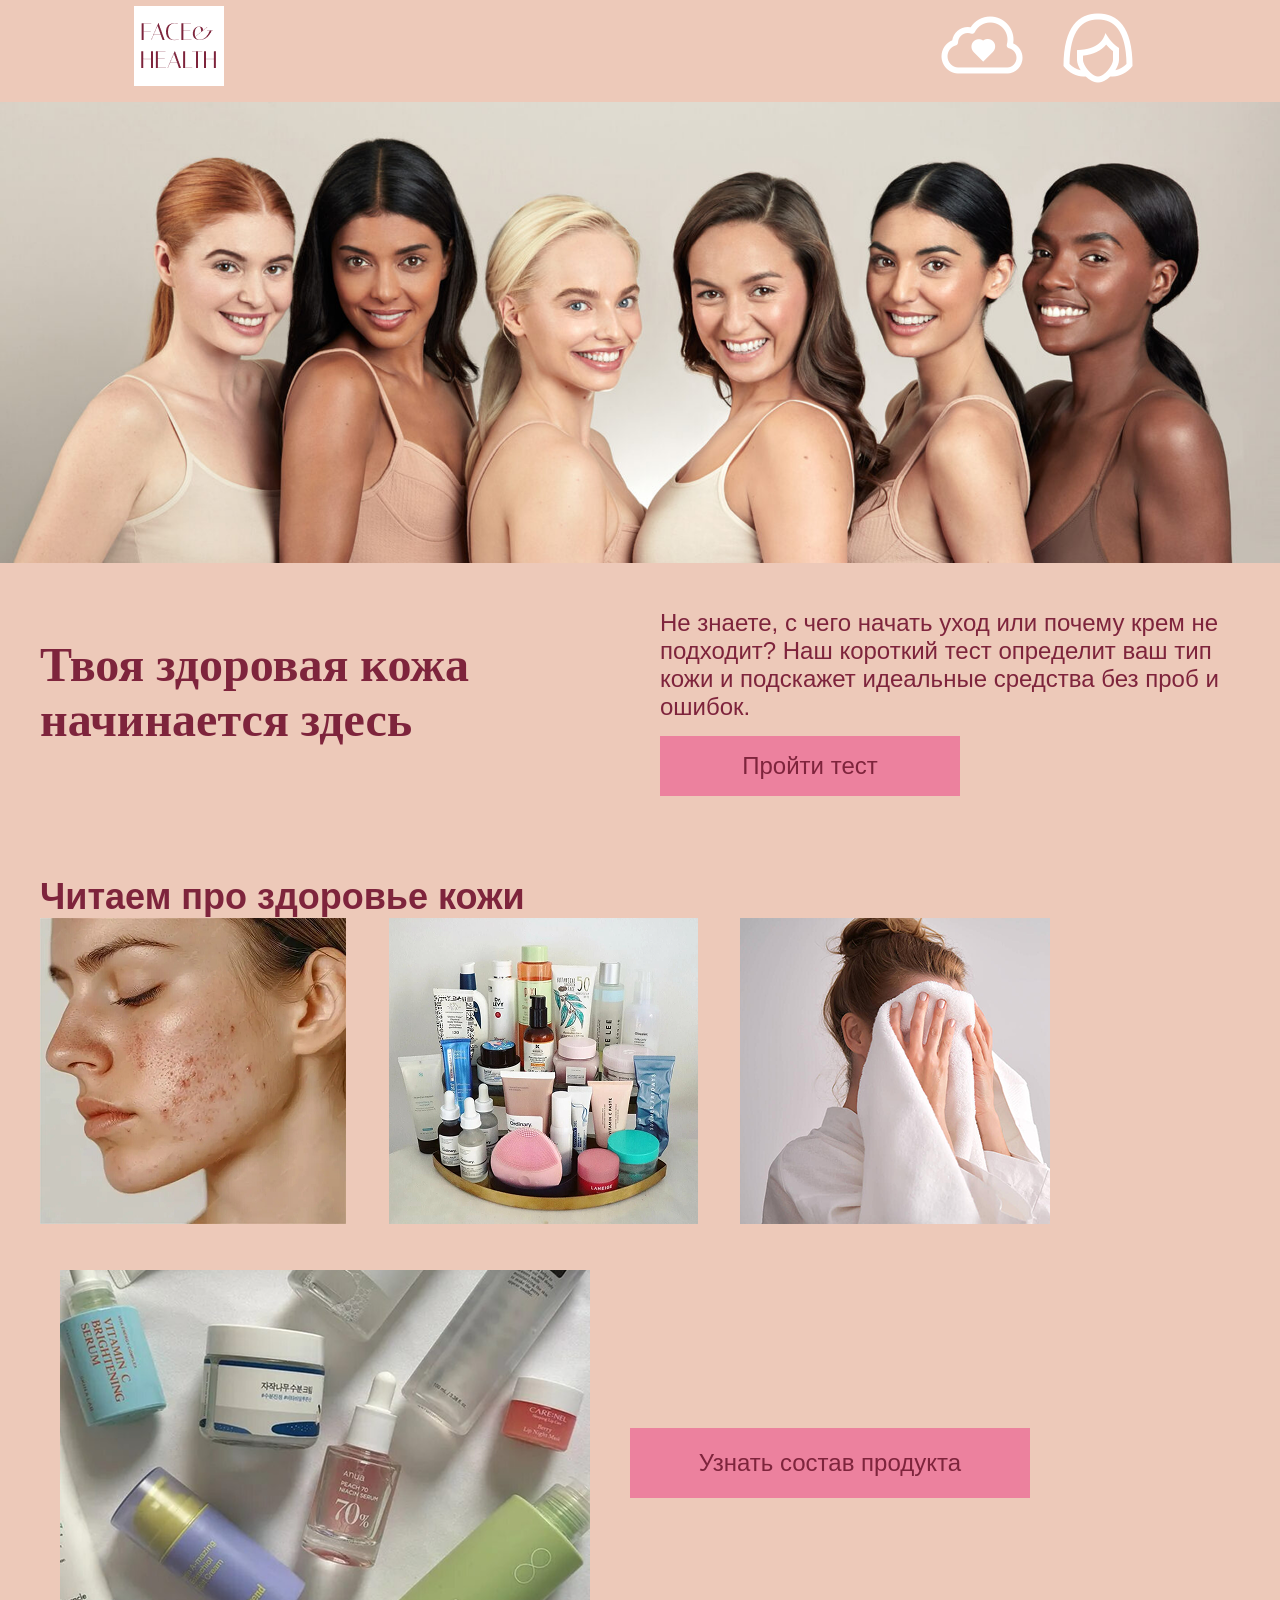
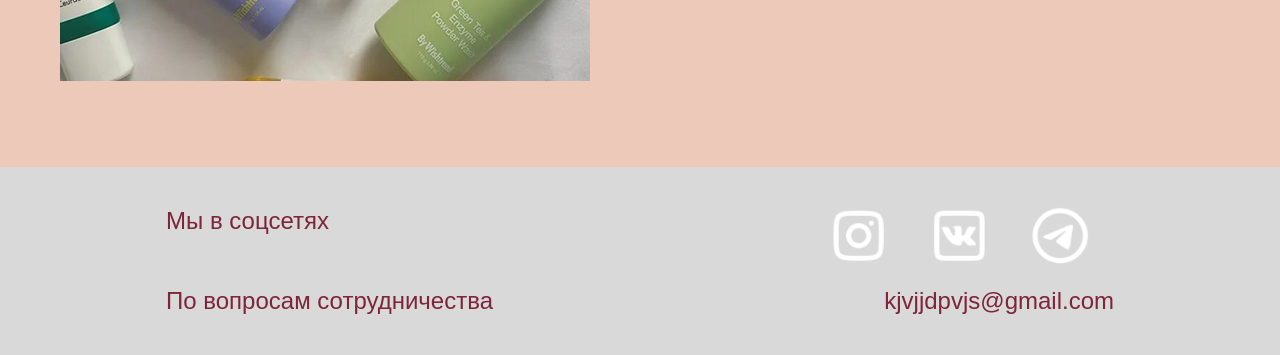
<file: index.html>
<!DOCTYPE html>
<html lang="en">
<head>
    <meta charset="UTF-8">
    <meta name="viewport" content="width=device-width, initial-scale=1.0">
    <link rel="preconnect" href="https://fonts.googleapis.com">
    <link rel="preconnect" href="https://fonts.gstatic.com" crossorigin>
    <link href="https://fonts.googleapis.com/css2?family=Onest:wght@100..900&display=swap" rel="stylesheet">

    <link rel="stylesheet" type="text/css" href="style.css">
    <title>Document</title>
    <style> /* edc9b9 */
        body {
            color: #7e243c;
            background: #edc9b9 
        }
    </style>
</head>
<body>
    <div class="container">
        <header>
            <div class="logo"> <img src="img/logo.png"></div>
            <nav class="navigation" > 
                <ol>
                    <li><a href="#"><img src="img/logo2.png"></a>
                    </li>
                    
                    <li><a href="#"><img src="img/logo3.png"></a>
                    </li>
                </ol>
            </nav>
        </header>
    </div>
    <img src="img/1.png" alt="Главное фото" width=100%>
    <div class="container1">
        <div class="l-column">
            <h1>Твоя здоровая кожа начинается здесь</h1> 
        </div>
        <div class="r-column">
            <p>Не знаете, с чего начать уход или почему крем не подходит? Наш короткий тест определит ваш тип кожи и подскажет идеальные средства без проб и ошибок.</p>
            <button class="btn">Пройти тест</button>
        </div>
    </div>
    <div class="container2">
        <section>
            <h2>Читаем про здоровье кожи</h2>
            <div class="two_flex"></div>
                <article>
                    <ol>
                        <li><a href="articles.html"><img src="img/2.png"></a></li>
                
                        <li><a href="articles.html"><img src="img/3.png"></a></li>
                        
                        <li><a href="articles.html"><img src="img/4.png"></a></li>
                    </ol>
                </article>

                <div class="container1">
                    <ol>
                        <li><a href="articles.html"><img src="img/6.png"></a></li>
                    </ol>

                    <button class="btntwo">Узнать состав продукта</button>
                </div>
            </div>
        </section>
    </div>

    <footer>
        <div class="container">
            <p>Мы в соцсетях</p>
            <img src="img/подвал.PNG" alt="" width=30%>
        </div>

        <div class="container">
           <p>По вопросам сотрудничества</p>
            <p>kjvjjdpvjs@gmail.com</p>
        </div>
    </footer>

</body>
</html>
</file>
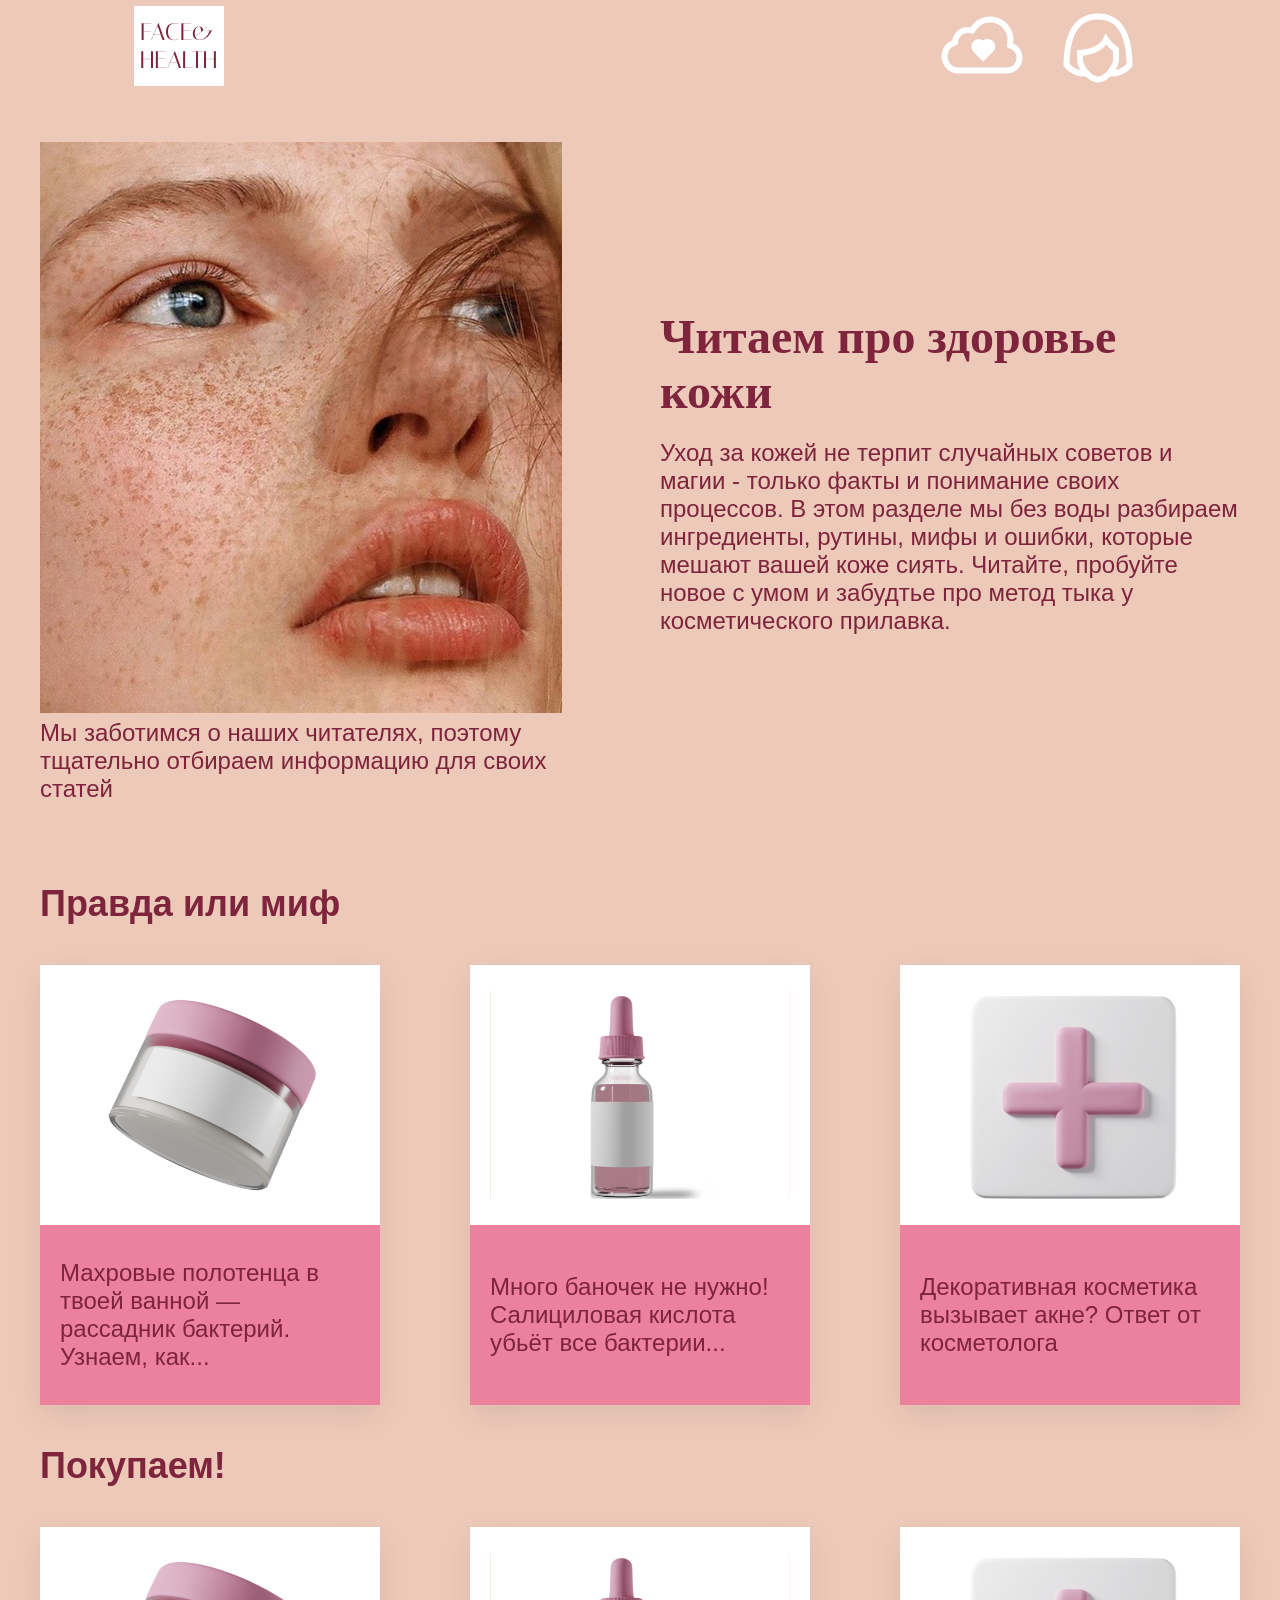
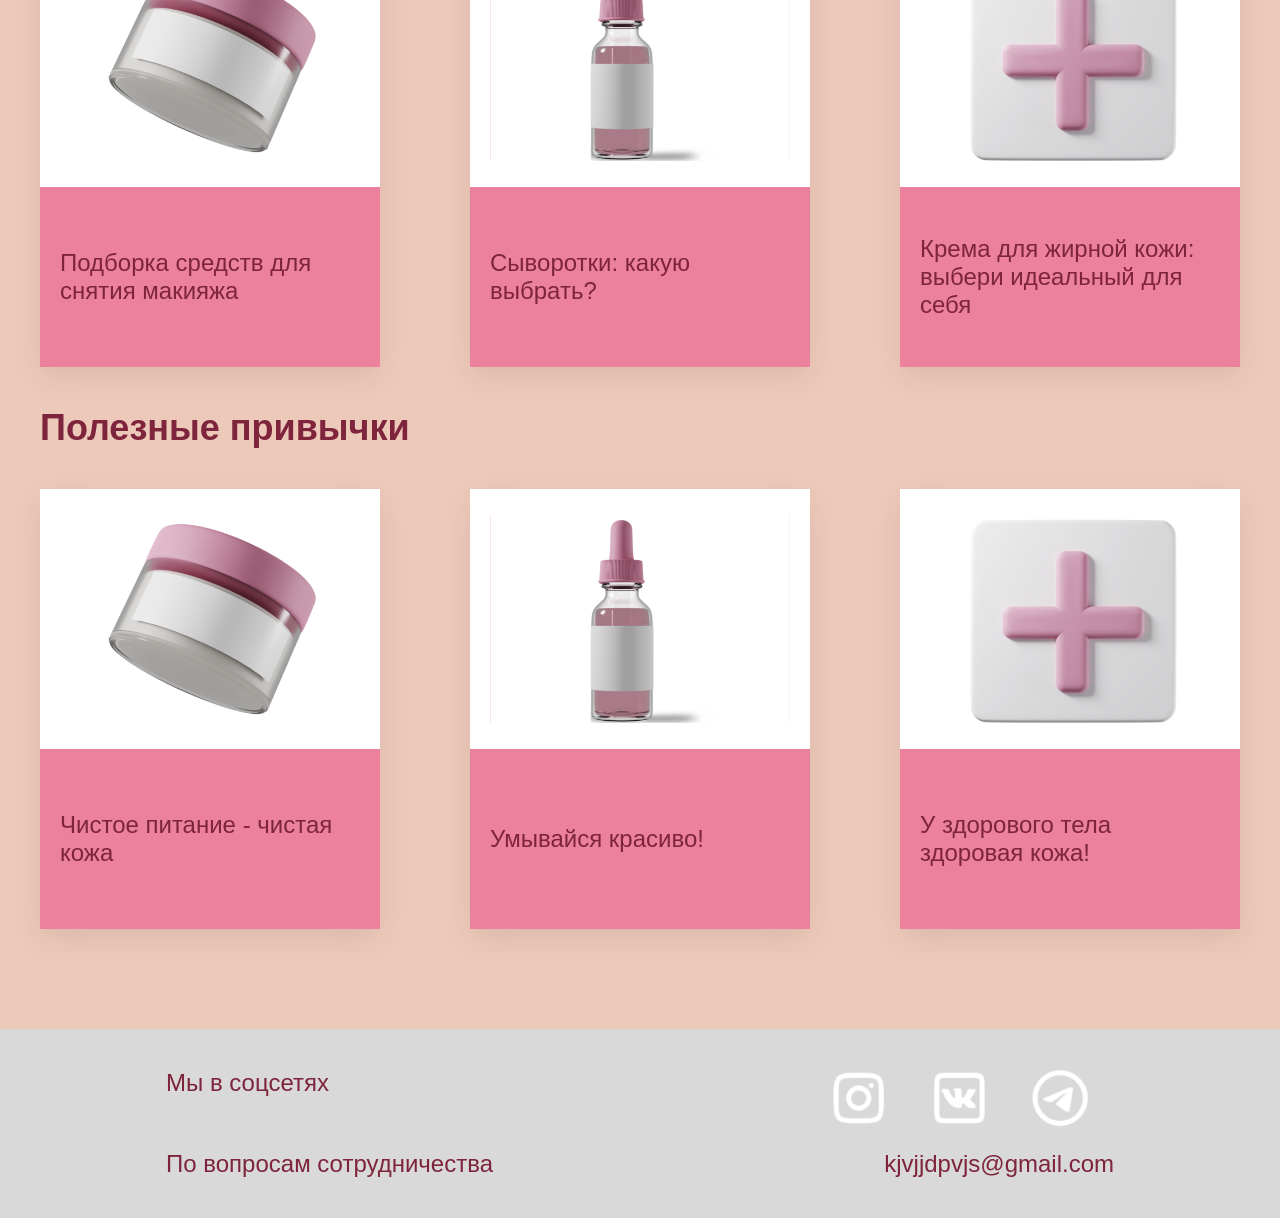
<file: articles.html>
<!DOCTYPE html>
<html lang="en">
<head>
    <meta charset="UTF-8">
    <meta name="viewport" content="width=device-width, initial-scale=1.0">
    <link rel="preconnect" href="https://fonts.googleapis.com">
    <link rel="preconnect" href="https://fonts.gstatic.com" crossorigin>
    <link href="https://fonts.googleapis.com/css2?family=Onest:wght@100..900&display=swap" rel="stylesheet">

    <link rel="stylesheet" type="text/css" href="style.css">
    <title>Document</title>
    <style> /* edc9b9 */
        body {
            color: #7e243c;
            background: #edc9b9 
        }
    </style>
</head>
<body>
    <div class="container">
        <header>
            <div class="logo"> <img src="img/logo.png"></div>
            <nav class="navigation" > 
                <ol>
                    <li><a href="#"><img src="img/logo2.png"></a>
                    </li>
                    
                    <li><a href="#"><img src="img/logo3.png"></a>
                    </li>
                </ol>
            </nav>
        </header>
    </div>
    <div class="container1">
        <div class="l-column">
            <img src="img/7.png" width=90%> 
            <p>Мы заботимся о наших читателях, поэтому тщательно отбираем информацию для своих статей </p>
        </div>
        <div class="r-column">
            <h1>Читаем про здоровье кожи</h1>
            <p>Уход за кожей не терпит случайных советов и магии - только факты и понимание своих процессов. В этом разделе мы без воды разбираем ингредиенты, рутины, мифы и ошибки, которые мешают вашей коже сиять. Читайте, пробуйте новое с умом и забудтье про метод тыка у косметического прилавка.</p>
        </div>
    </div>

    <div class="container1">
        <h2>Правда или миф</h2>
    </div>

    <div class="cards-container">
        <div class="card">
            <div class="card-image">
                <img src="img/8.png">
            </div>
            <div class="card-text">
                <p>Махровые полотенца в твоей ванной — рассадник бактерий. Узнаем, как...</p>
            </div>
        </div>

        <div class="card">
            <div class="card-image">
                <img src="img/9.png">
            </div>
            <div class="card-text">
                <p>Много баночек не нужно! Салициловая кислота убьёт все бактерии...</p>
            </div>
        </div>

        <div class="card">
            <div class="card-image">
                <img src="img/10.png" alt="Плюс">
            </div>
            <div class="card-text">
                <p>Декоративная косметика вызывает акне? Ответ от косметолога</p>
            </div>
        </div>
    </div>

    <div class="container1">
        <h2>Покупаем!</h2>
    </div>
    <div class="cards-container">
        <div class="card">
            <div class="card-image">
                <img src="img/8.png">
            </div>
            <div class="card-text">
                <p>Подборка средств для снятия макияжа</p>
            </div>
        </div>

        <div class="card">
            <div class="card-image">
                <img src="img/9.png">
            </div>
            <div class="card-text">
                <p>Сыворотки: какую выбрать?</p>
            </div>
        </div>

        <div class="card">
            <div class="card-image">
                <img src="img/10.png" alt="Плюс">
            </div>
            <div class="card-text">
                <p>Крема для жирной кожи: выбери идеальный для себя</p>
            </div>
        </div>
    </div>

    <div class="container1">
        <h2>Полезные привычки</h2>
    </div>
    <div class="cards-container-last">
        <div class="card">
            <div class="card-image">
                <img src="img/8.png">
            </div>
            <div class="card-text">
                <p>Чистое питание - чистая кожа</p>
            </div>
        </div>

        <div class="card">
            <div class="card-image">
                <img src="img/9.png">
            </div>
            <div class="card-text">
                <p>Умывайся красиво!</p>
            </div>
        </div>

        <div class="card">
            <div class="card-image">
                <img src="img/10.png" alt="Плюс">
            </div>
            <div class="card-text">
                <p>У здорового тела здоровая кожа!</p>
            </div>
        </div>
    </div>

    <footer>
        <div class="container">
            <p>Мы в соцсетях</p>
            <img src="img/подвал.PNG" alt="" width=30%>
        </div>

        <div class="container">
           <p>По вопросам сотрудничества</p>
            <p>kjvjjdpvjs@gmail.com</p>
        </div>
    </footer>

</body>
</html>
</file>
<file: style.css>
.david-libre-regular {
  font-family: "David Libre", serif;
  font-weight: 400;
  font-style: normal;
}

.david-libre-medium {
  font-family: "David Libre", serif;
  font-weight: 500;
  font-style: normal;
}

.david-libre-bold {
  font-family: "David Libre", serif;
  font-weight: 700;
  font-style: normal;
}

.comme-uniquifier {
  font-family: "Comme", sans-serif;
  font-optical-sizing: auto;
  font-weight: weight;
  font-style: normal;
}

*{
    margin: 0;
    padding: 0;
    font-family: "Comme", sans-serif;
    font-size: 24px;
}

header {
    background-color: #edc9b9 
}

.container{
    width: 79%;
    margin: 0 auto;
}

.container1{
    display: flex;
    align-items: center;
    justify-content: space-between;
    gap: 40px;
    max-width: 1200px;     
    margin: 0 auto;
    padding: 40px 20px;
}

h1{
      font-family: "David Libre", serif;
      font-size: 48px;
      margin-bottom: 20px;
}

h2{
    font-family: "Comme", sans-serif;
      font-size: 36px;
}

h3{
    font-family: "Comme", sans-serif;
      font-size: 24px;
}

.logo{
    font-family: "David Libre", serif;
    font-size: 48px;
    text-transform: uppercase;
}

ol{
    list-style-type: none;
    display: flex;
    justify-content: space-between;
    align-items: center;
    flex-wrap: wrap;
}

a{
    text-decoration: none;
    color: #7e243c;
}
.btn{
    width: 300px;
    height: 60px;
    background-color: #ec819e;
    color: #7e243C;
    border: none;
    margin-top: 15px;
}

.btntwo{
    width: 400px;
    height: 70px;
    background-color: #ec819e;
    color: #7e243C;
    border: none;
    margin-bottom: 30px;
}

header{
    display: flex;
    flex-wrap: wrap;
    justify-content: space-between;
    align-items: center;
  
}

.navigation ol{
    display: flex;
    gap: 20px;
}

.l-column{
   flex: 1;
}

.r-column{
    flex: 1;
}

.flexone{
    display: flex;
    justify-content:right;
    align-items: center;
    flex-wrap: wrap;
    margin-right: 450px;
}

.two_flex{
    display: flex;
    justify-content: space-between;
    align-items: center;
    flex-wrap: wrap;
}

footer {
    background-color: #d9d9d9;
    padding: 40px; 
}

footer .container{
    display: flex;
    justify-content: space-between;
}
.foto{
    display:inline-flexbox;
    justify-content:space-between;
    align-items:first baseline;
    flex-wrap:wrap;
}

.container2{
    display: flex;
    align-items: center;
    justify-content: space-between;
    gap: 40px;
    max-width: 1200px;     
    margin: 0 auto;
    padding: 40px 20px;
}




.cards-container {
    display: flex;
    justify-content:space-between;
    gap: 30px;
    max-width: 1200px;
    margin: 0 auto;
    flex-wrap: wrap;
}

.card {
    background: white;
    overflow: hidden;
    width: 100%;
    max-width: 340px;
    box-shadow: 0 10px 30px rgba(0,0,0,0.08);
    transition: transform 0.3s;
}


.card-image {
    height: 220px;
    display: flex;
    align-items: center;
    justify-content: center;
    background: #fff;
    padding: 20px;
}

.card-image img {
    max-height: 100%;
    max-width: 100%;
    object-fit: contain;
}

.card-text {
    background: #EC819E;
    padding: 25px 20px;
    min-height: 130px;
    display: flex;
    align-items: center;
}

.cards-container-last {
    display: flex;
    justify-content:space-between;
    gap: 30px;
    max-width: 1200px;
    margin: 0 auto;
    padding-bottom: 100px;
    flex-wrap: wrap;
}
</file>
